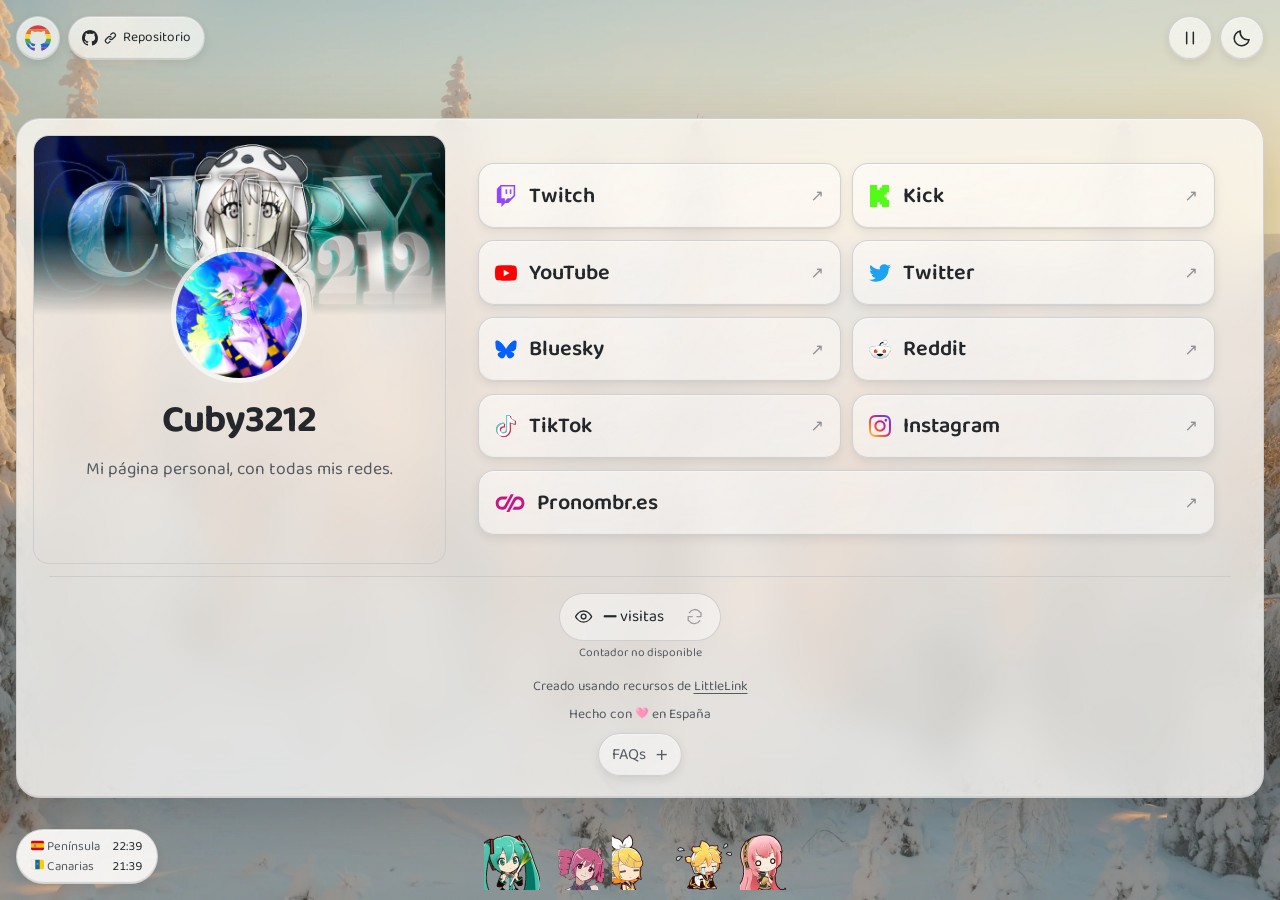
<file: index.html>
<!DOCTYPE html>
<html lang="es" class="theme-auto">
<head>
<meta charset="UTF-8">
<meta name="viewport" content="width=device-width, initial-scale=1.0, viewport-fit=cover">
<script>
(() => {
  const root = document.documentElement;
  if (/Android/.test(navigator.userAgent) && /Firefox\//.test(navigator.userAgent)) root.classList.add("firefox-android");
  const today = new Date();
  const month = today.getMonth() + 1;
  const day = today.getDate();
  const season = month >= 3 && month <= 5 ? "spring" :
    month >= 6 && month <= 8 ? "summer" : month >= 9 && month <= 11 ? "autumn" : "winter";
  root.setAttribute("data-season", season);
  const event = month === 12 && day >= 24 && day <= 26 ? "xmas" :
    (month === 12 && day === 31) || (month === 1 && day === 1) ? "newyear" :
    month === 10 && day === 31 ? "halloween" : "none";
  root.setAttribute("data-event", event);
  const scene = event === "none" ? season : event;
  const hasPortrait = ["spring", "halloween", "newyear"].includes(scene);
  const mobileScene = window.matchMedia("(max-width:1050px)").matches;
  const portraitScene = hasPortrait && window.matchMedia("(orientation:portrait)").matches;
  const preload = document.createElement("link");
  preload.rel = "preload";
  preload.as = "image";
  preload.fetchPriority = "high";
  preload.href = "images/scene-" + scene + (portraitScene ? "-portrait" : "") + (mobileScene ? "-mobile" : "") + ".webp";
  document.head.appendChild(preload);
  try {
    const theme = localStorage.getItem("cuby-theme");
    if (theme === "light" || theme === "dark") {
      root.classList.remove("theme-auto");
      root.classList.add("theme-" + theme);
    }
  } catch {}
})();
</script>
<title>Cuby socials</title>
<meta name="description" content="Enlaces de Cuby3212">
<meta name="theme-color" content="#faf9f7" id="theme-color-meta">
<meta name="color-scheme" content="light dark">
<meta property="og:title" content="Cuby3212">
<meta property="og:description" content="Enlaces de Cuby3212">
<meta property="og:image" content="https://cuby3212.github.io/images/avatar_cuby.jpg">
<meta property="og:url" content="https://cuby3212.github.io/">
<meta property="og:type" content="website">
<link rel="canonical" href="https://cuby3212.github.io/">
<link rel="preconnect" href="https://fonts.googleapis.com">
<link rel="preconnect" href="https://fonts.gstatic.com" crossorigin>
<link href="https://fonts.googleapis.com/css2?family=Baloo+2:wght@400..700&amp;display=swap" rel="stylesheet">
<link rel="stylesheet" href="css/custom.css?v=visits-28">
<link rel="preload" as="image" href="images/banner.jpg">
<link rel="preload" as="image" href="images/avatar_cuby.jpg">
<link id="site-favicon" rel="icon" type="image/png" href="images/avatar.png">
<link rel="apple-touch-icon" href="images/apple-touch-icon.png">
<link rel="manifest" href="manifest.json">
</head>
<body>
<div class="bg-layer" aria-hidden="true"></div>
<div class="secret-overlay" aria-hidden="true"></div>
<button id="theme-toggle" class="theme-toggle" aria-label="Cambiar tema" title="Cambiar tema"><svg class="control-icon icon-sun" viewBox="0 0 24 24" aria-hidden="true"><circle cx="12" cy="12" r="4"/><path d="M12 2v2m0 16v2M2 12h2m16 0h2M5 5l1.4 1.4m11.2 11.2L19 19M5 19l1.4-1.4M17.6 6.4 19 5"/></svg><svg class="control-icon icon-moon" viewBox="0 0 24 24" aria-hidden="true"><path d="M20.5 14A9 9 0 0 1 10 3.5 9 9 0 1 0 20.5 14Z"/></svg><span class="trans-border" aria-hidden="true"></span></button>
<button id="motion-toggle" class="theme-toggle motion-toggle" aria-label="Pausar animaciones" title="Pausar animaciones"><svg class="control-icon icon-pause" viewBox="0 0 24 24" aria-hidden="true"><path d="M8 5v14M16 5v14"/></svg><svg class="control-icon icon-play" viewBox="0 0 24 24" aria-hidden="true"><path d="m8 5 11 7-11 7Z"/></svg><span class="trans-border" aria-hidden="true"></span></button>
<div class="corner-links">
<a class="github-link" href="https://github.com/Cuby3212" rel="noopener noreferrer" aria-label="GitHub"><img src="images/icons/github-pride.svg" alt=""><span class="trans-border" aria-hidden="true"></span></a>
<a class="repo-badge" href="https://github.com/Cuby3212/cuby3212.github.io" rel="noopener noreferrer" aria-label="Código de la página en GitHub">
<svg class="repo-badge-logo" viewBox="0 0 16 16" aria-hidden="true"><path fill-rule="evenodd" d="M8 0C3.58 0 0 3.58 0 8c0 3.54 2.29 6.53 5.47 7.59.4.07.55-.17.55-.38 0-.19-.01-.82-.01-1.49-2.01.37-2.53-.49-2.69-.94-.09-.23-.48-.94-.82-1.13-.28-.15-.68-.52-.01-.53.63-.01 1.08.58 1.23.82.72 1.21 1.87.87 2.33.66.07-.52.28-.87.51-1.07-1.78-.2-3.64-.89-3.64-3.95 0-.87.31-1.59.82-2.15-.08-.2-.36-1.02.08-2.12 0 0 .67-.21 2.2.82.64-.18 1.32-.27 2-.27.68 0 1.36.09 2 .27 1.53-1.04 2.2-.82 2.2-.82.44 1.1.16 1.92.08 2.12.51.56.82 1.27.82 2.15 0 3.07-1.87 3.75-3.65 3.95.29.25.54.73.54 1.48 0 1.07-.01 1.93-.01 2.2 0 .21.15.46.55.38A8.013 8.013 0 0016 8c0-4.42-3.58-8-8-8z"/></svg>
<svg class="repo-badge-link" viewBox="0 0 16 16" aria-hidden="true"><path d="M7.775 3.275a.75.75 0 001.06 1.06l1.25-1.25a2 2 0 112.83 2.83l-2.5 2.5a2 2 0 01-2.83 0 .75.75 0 00-1.06 1.06 3.5 3.5 0 004.95 0l2.5-2.5a3.5 3.5 0 00-4.95-4.95l-1.25 1.25zm-4.69 9.64a2 2 0 010-2.83l2.5-2.5a2 2 0 012.83 0 .75.75 0 001.06-1.06 3.5 3.5 0 00-4.95 0l-2.5 2.5a3.5 3.5 0 004.95 4.95l1.25-1.25a.75.75 0 00-1.06-1.06l-1.25 1.25a2 2 0 01-2.83 0z"/></svg>
<span>Repositorio</span><span class="trans-border" aria-hidden="true"></span></a>
</div>
<div class="seasonal-fx" id="seasonal-fx" aria-hidden="true"></div>
<main class="container">
<header class="profile-header">
<a class="banner-link" href="images/banner.jpg" aria-label="Ver el banner completo"><img class="banner" src="images/banner.jpg" alt="" width="1200" height="400" fetchpriority="high"></a>
<a class="avatar-link" href="images/avatar_cuby.jpg" aria-label="Ver la foto de perfil">
<img class="avatar" src="images/avatar_cuby.jpg" alt="Foto de Cuby3212" width="512" height="512" decoding="async" fetchpriority="high">
</a>
<h1><button type="button" id="secret-trigger" class="secret-trigger" aria-label="Cuby3212; pulsa tres veces para descubrir una sorpresa" title="¿Y si pulsas tres veces?">Cuby3212</button><span class="event-decoration" aria-hidden="true"></span></h1>
<p class="profile-description">Mi página personal, con todas mis redes.</p>
</header>
<section class="links-panel" aria-label="Enlaces">
<nav class="button-grid" aria-label="Redes sociales">
<a class="button" href="https://www.twitch.tv/cuby3212" rel="me noopener noreferrer"><img class="icon" src="images/icons/twitch-color.svg" alt=""><span class="network-label">Twitch</span><span class="network-arrow" aria-hidden="true">↗</span><span class="trans-border" aria-hidden="true"></span></a>
<a class="button" href="https://kick.com/Cuby3212" rel="me noopener noreferrer"><img class="icon" src="images/icons/kick.svg" alt=""><span class="network-label">Kick</span><span class="network-arrow" aria-hidden="true">↗</span><span class="trans-border" aria-hidden="true"></span></a>
<a class="button" href="https://youtube.com/@Cuby3212" rel="me noopener noreferrer"><img class="icon" src="images/icons/youtube.svg" alt=""><span class="network-label">YouTube</span><span class="network-arrow" aria-hidden="true">↗</span><span class="trans-border" aria-hidden="true"></span></a>
<a class="button" href="https://x.com/Cuby3212_" rel="me noopener noreferrer"><img class="icon" src="images/icons/twitter-color.svg" alt=""><span class="network-label">Twitter</span><span class="network-arrow" aria-hidden="true">↗</span><span class="trans-border" aria-hidden="true"></span></a>
<a class="button" href="https://bsky.app/profile/cuby3212.bsky.social" rel="me noopener noreferrer"><img class="icon" src="images/icons/bluesky-color.svg" alt=""><span class="network-label">Bluesky</span><span class="network-arrow" aria-hidden="true">↗</span><span class="trans-border" aria-hidden="true"></span></a>
<a class="button button-reddit" href="https://www.reddit.com/user/Cuby_3212" rel="me noopener noreferrer"><img class="icon" src="images/icons/reddit.svg" alt=""><span class="network-label">Reddit</span><span class="network-arrow" aria-hidden="true">↗</span><span class="trans-border" aria-hidden="true"></span></a>
<a class="button button-tiktok" href="https://www.tiktok.com/@cuby3212" rel="me noopener noreferrer"><img class="icon" src="images/icons/tiktok.svg" alt=""><span class="network-label">TikTok</span><span class="network-arrow" aria-hidden="true">↗</span><span class="trans-border" aria-hidden="true"></span></a>
<a class="button" href="https://www.instagram.com/cuby3212" rel="me noopener noreferrer"><img class="icon" src="images/icons/instagram-color.svg" alt=""><span class="network-label">Instagram</span><span class="network-arrow" aria-hidden="true">↗</span><span class="trans-border" aria-hidden="true"></span></a>
<a class="button button-pronombr-es" href="https://pronombr.es/@Cuby3212" rel="me noopener noreferrer"><img class="icon" src="images/icons/pronombr-es-color.svg" alt=""><span class="network-label">Pronombr.es</span><span class="network-arrow" aria-hidden="true">↗</span><span class="trans-border" aria-hidden="true"></span></a>
</nav>
</section>
<footer>
<div class="visit-counter" id="visit-counter" aria-label="Contador de visitas">
<div class="visit-pill">
<svg viewBox="0 0 24 24" aria-hidden="true"><path d="M2 12s3.5-7 10-7 10 7 10 7-3.5 7-10 7S2 12 2 12Z"/><circle cx="12" cy="12" r="3"/></svg>
<span><strong id="visit-count">—</strong> <span id="visit-label">visitas</span></span>
<button type="button" id="visit-refresh" aria-label="Actualizar visitas" title="Actualizar visitas" disabled><svg viewBox="0 0 24 24" aria-hidden="true"><path d="M20 7v5h-5M4 17v-5h5M5.5 7a8 8 0 0 1 13-1L20 8M4 16l1.5 2a8 8 0 0 0 13-1"/></svg></button>
</div>
<p class="visit-note" id="visit-status" role="status">Cargando contador…</p>
<noscript><p class="visit-note">El contador necesita JavaScript.</p></noscript>
</div>
<p class="site-credit">Creado usando recursos de <a href="https://littlelink.io" rel="noopener noreferrer">LittleLink</a></p>
<p class="site-credit">Hecho con <span class="emoji" role="img" aria-label="amor">🩷</span> en España</p>
<details class="info-toggle">
<summary>FAQs<span class="trans-border" aria-hidden="true"></span></summary>
<div class="faq">
<details class="faq-item"><summary>¿Qué cuenta el contador?<span class="faq-arrow" aria-hidden="true"></span></summary><div><p>Suma una visita al día por navegador y conexión. Recargar la página no añade otra visita ese día. El total acumula las visitas de todos los días.</p></div></details>
<details class="faq-item"><summary>¿Es algo de pago?<span class="faq-arrow" aria-hidden="true"></span></summary><div><p>No. Es un proyecto personal y gratuito.</p></div></details>
</div>
</details>

</footer>
</main>
<div class="footer-mascots" aria-hidden="true">
<span class="mascot-sprite mascot-miku"></span>
<span class="mascot-sprite mascot-teto"></span>
<span class="mascot-sprite mascot-rin"></span>
<span class="mascot-sprite mascot-len"></span>
<span class="mascot-sprite mascot-luka"></span>
</div>
<div class="clock-widget" aria-label="Hora actual">
<span class="clock-row"><span class="clock-zone"><span aria-hidden="true"><img class="emoji-image" src="images/emoji/1f1ea-1f1f8.svg" alt="" width="16" height="16"></span> Península</span><span id="clock-peninsula">--:--</span></span>
<span class="clock-row"><span class="clock-zone"><span aria-hidden="true"><img class="emoji-image" src="images/emoji/1f1ee-1f1e8.svg" alt="" width="16" height="16"></span> Canarias</span><span id="clock-canarias">--:--</span></span>
</div>
<script src="js/site.js?v=section-motion-26"></script>
<script src="js/visits.js?v=visits-29" defer></script>
</body>
</html>
</file>
<file: css/custom.css>
:root { color-scheme:light; font-size:16px; --surface:#faf9f7c7; --mobile-surface:#faf9f7ed; --control:#ffffff70; --text:#24282c; --muted:#555b63; --line:#c8c9cacc; --hover:#f0eff1; --shade:#14191e33; --veil:#080f1612; --scene:url('../images/scene-autumn.webp'); }
:root.theme-dark { color-scheme:dark; --surface:#171b23b8; --mobile-surface:#171b23ed; --control:#ffffff10; --text:#f5f5f6; --muted:#bdc3cc; --line:#ffffff38; --hover:#303641; --shade:#0005; --veil:#080f164d; }
@media(prefers-color-scheme:dark) { :root.theme-auto { color-scheme:dark; --surface:#171b23b8; --mobile-surface:#171b23ed; --control:#ffffff10; --text:#f5f5f6; --muted:#bdc3cc; --line:#ffffff38; --hover:#303641; --shade:#0005; --veil:#080f164d; } }
:root[data-season='spring'] { --scene:url('../images/scene-spring.webp'); }
:root[data-season='summer'] { --scene:url('../images/scene-summer.webp'); }
:root[data-season='winter'] { --scene:url('../images/scene-winter.webp'); }
:root[data-event='xmas'] { --scene:url('../images/scene-xmas.webp'); }
:root[data-event='newyear'] { --scene:url('../images/scene-newyear.webp'); }
:root[data-event='halloween'] { --scene:url('../images/scene-halloween.webp'); }
*,*::before,*::after { box-sizing:border-box; }
body { position:relative; isolation:isolate; margin:0; min-height:100svh; padding:6rem max(1rem,env(safe-area-inset-right)) max(5rem,env(safe-area-inset-bottom)) max(1rem,env(safe-area-inset-left)); display:flex; flex-direction:column; align-items:center; justify-content:center; background:#283c35; color:var(--text); font:400 1rem/1.5 'Baloo 2',system-ui,sans-serif; -webkit-tap-highlight-color:transparent; }
button,a,summary { touch-action:manipulation; }
button { font:inherit; cursor:pointer; }
a { color:inherit; text-underline-offset:.2em; }
img { display:block; max-width:100%; }
:focus-visible { outline:3px solid #b86298; outline-offset:4px; }
.bg-layer { position:absolute; inset:0; z-index:-2; pointer-events:none; background:#283c35 var(--scene) var(--scene-position,center) / cover no-repeat; }
.bg-layer::after { transition:background-color .35s ease; content:''; position:absolute; inset:0; background:var(--veil); }
.container { position:relative; width:min(100%,82rem); display:grid; grid-template-columns:minmax(0,.9fr) minmax(0,1.3fr); padding:1rem; border:1px solid var(--line); border-radius:1.5rem; background:var(--surface); box-shadow:0 16px 60px var(--shade); }
.profile-header { min-width:0; text-align:center; align-self:stretch; padding-bottom:2rem; border:1px solid var(--line); border-radius:1rem; overflow:hidden; background:linear-gradient(145deg,#ffffff0a,transparent); }
.banner-link { display:block; overflow:hidden; }
.banner { width:100%; height:clamp(10rem,14vw,16rem); object-fit:cover; object-position:50% 40%; -webkit-mask-image:linear-gradient(#000 55%,transparent); mask-image:linear-gradient(#000 55%,transparent); }
.avatar-link { display:block; position:relative; width:8.5rem; margin:-4.25rem auto 0; border-radius:50%; }
.avatar { width:8.5rem; height:8.5rem; object-fit:cover; border:5px solid var(--surface); border-radius:50%; }
h1 { margin:1rem .5rem .4rem; font-size:clamp(2rem,3vw,3.4rem); font-weight:700; line-height:1.15; letter-spacing:-.025em; }
.secret-trigger { all:unset; cursor:pointer; border-radius:.3rem; touch-action:manipulation; }
.secret-trigger:focus-visible { outline:3px solid #b86298; outline-offset:4px; }
.profile-description { margin:.4rem 1.25rem 0; color:var(--muted); font-size:1.1rem; text-wrap:balance; }
.links-panel { min-width:0; margin:1.5rem 1rem 1.5rem 2rem; align-self:center; }
.button-grid { display:grid; grid-template-columns:repeat(2,minmax(0,1fr)); gap:.7rem; }
.button { display:flex; align-items:center; gap:.75rem; min-width:0; min-height:4.1rem; padding:.85rem 1rem; border:1px solid var(--line); border-radius:1rem; background:var(--control); color:var(--text); font-size:clamp(1.25rem,1.7vw,1.9rem); font-weight:600; line-height:1.3; text-decoration:none; }
.icon { width:1em; height:1em; flex-shrink:0; object-fit:contain; }
.button-tiktok .icon,.button-reddit .icon { filter:drop-shadow(0 0 .6px #60646c); }
.button-pronombr-es { grid-column:1/-1; }
.button-pronombr-es .icon { width:1.4em; }
.network-label { min-width:0; overflow-wrap:anywhere; }
.network-arrow { opacity:.65; margin-left:auto; font:400 1rem/1 system-ui,sans-serif; color:var(--muted); }
.theme-toggle,.github-link,.repo-badge,.clock-widget { border:1px solid var(--line); background:var(--surface); color:var(--text); border-radius:999px; box-shadow:0 3px 12px var(--shade); }
.theme-toggle { position:fixed; top:max(1rem,env(safe-area-inset-top)); right:max(1rem,env(safe-area-inset-right)); z-index:10; width:2.75rem; height:2.75rem; display:grid; place-items:center; padding:0; }
.motion-toggle { right:calc(max(1rem,env(safe-area-inset-right)) + 3.25rem); }
.theme-toggle:disabled { opacity:.6; cursor:default; }
.corner-links { position:fixed; top:max(1rem,env(safe-area-inset-top)); left:max(1rem,env(safe-area-inset-left)); z-index:10; display:flex; gap:.5rem; }
.github-link { display:grid; place-items:center; width:2.75rem; height:2.75rem; }
.github-link img { width:1.6rem; height:1.6rem; }
.repo-badge { display:inline-flex; align-items:center; gap:.4rem; min-height:2.75rem; padding:.5rem .85rem; font-size:.85rem; text-decoration:none; }
.repo-badge svg { width:1rem; height:1rem; fill:currentColor; }
.repo-badge .repo-badge-link { width:.8rem; }
footer { grid-column:1/-1; margin:.75rem 1rem .25rem; padding-top:1rem; border-top:1px solid var(--line); color:var(--muted); text-align:center; }
.site-credit { margin:0 0 .5rem; font-size:.85rem; }
.info-toggle { max-width:42rem; margin:0 auto; }
summary { cursor:pointer; }
.info-toggle > summary { display:inline-flex; align-items:center; gap:.6rem; min-height:2.75rem; padding:.4rem .8rem; list-style:none; }
summary::-webkit-details-marker { display:none; }
.info-toggle > summary::after { content:'+'; font-family:system-ui,sans-serif; }
:is(.info-toggle:not([data-disclosure])[open],.info-toggle[data-expanded='true']) > summary::after { content:'−'; }
.faq { padding:.5rem 1rem; text-align:left; }
.faq-item { border-top:1px solid var(--line); padding:.6rem 0; }
.faq-item summary { min-height:2.75rem; display:flex; align-items:center; justify-content:space-between; gap:.75rem; color:var(--text); }
.faq-arrow::after { content:'+'; font-family:system-ui,sans-serif; }
:is(.faq-item:not([data-disclosure])[open],.faq-item[data-expanded='true']) .faq-arrow::after { content:'−'; }
.faq-item p { margin:.3rem 0 .5rem; }
.clock-widget { position:fixed; left:max(1rem,env(safe-area-inset-left)); bottom:max(1rem,env(safe-area-inset-bottom)); padding:.45rem .9rem; font-size:.8rem; font-variant-numeric:tabular-nums; }
.clock-row { display:flex; gap:.75rem; justify-content:space-between; }
.clock-zone { color:var(--muted); }

body,.container,.button,.theme-toggle,.github-link,.repo-badge,.clock-widget,footer,.faq-item,.profile-description,.clock-zone,.network-arrow,.avatar { transition:background-color .35s ease,color .35s ease,border-color .35s ease,transform .18s ease; }
@media(hover:hover) { .button:hover,.theme-toggle:not(:disabled):hover,.repo-badge:hover,.github-link:hover { background-color:var(--hover); transform:translateY(-2px); } }
.button:active,.theme-toggle:active { transform:translateY(0); }
.seasonal-fx { position:fixed; inset:0; height:100lvh; bottom:auto; z-index:15; pointer-events:none; overflow:hidden; contain:strict; }
.petal { will-change:transform,opacity; position:absolute; top:-4rem; left:var(--x); opacity:0; font-size:clamp(1.5rem,2.2vw,2rem); line-height:1.2; animation:fall var(--duration) linear var(--delay) 1 both; }
.petal-image { display:block; width:1.2em; height:1.2em; }
@keyframes fall {
  0% { transform:translate3d(0,-4rem,0) rotate(var(--rotation-start)) scale(var(--scale)); opacity:0; }
  8%,85% { opacity:var(--alpha); }
  35% { transform:translate3d(var(--drift-a),38vh,0) rotate(var(--rotation-mid)) scale(var(--scale)); }
  65% { transform:translate3d(var(--drift-b),72vh,0) rotate(var(--rotation-start)) scale(var(--scale)); }
  100% { transform:translate3d(var(--drift-end),calc(100vh + 8rem),0) rotate(var(--rotation-end)) scale(var(--scale)); opacity:0; }
}
@keyframes fall-next {
  0% { transform:translate3d(0,-4rem,0) rotate(var(--rotation-start)) scale(var(--scale)); opacity:0; }
  8%,85% { opacity:var(--alpha); }
  35% { transform:translate3d(var(--drift-a),38vh,0) rotate(var(--rotation-mid)) scale(var(--scale)); }
  65% { transform:translate3d(var(--drift-b),72vh,0) rotate(var(--rotation-start)) scale(var(--scale)); }
  100% { transform:translate3d(var(--drift-end),calc(100vh + 8rem),0) rotate(var(--rotation-end)) scale(var(--scale)); opacity:0; }
}
.secret-overlay { position:fixed; inset:0; z-index:-1; pointer-events:none; opacity:0; background:linear-gradient(125deg,#5bcefa66,transparent 50%,#f5a9b866); transition:opacity .6s ease; }
.secret-mode .secret-overlay { opacity:1; }
.secret-mode .container { border-color:transparent; }
.secret-mode .container::after { content:''; position:absolute; inset:-1px; padding:3px; border-radius:inherit; pointer-events:none; background:linear-gradient(#5bcefa 0% 20%,#f5a9b8 20% 40%,#fff 40% 60%,#f5a9b8 60% 80%,#5bcefa 80% 100%); -webkit-mask:linear-gradient(#fff 0 0) content-box,linear-gradient(#fff 0 0); mask:linear-gradient(#fff 0 0) content-box,linear-gradient(#fff 0 0); -webkit-mask-composite:xor; mask-composite:exclude; }
@keyframes mascot-sway { 0%,100% { transform:translateY(0); } 50% { transform:translateY(-4px); } }
.secret-mode .mascot-sprite { animation-name:var(--frames),mascot-sway; animation-duration:var(--frame-duration),5s; animation-timing-function:step-end,ease-in-out; animation-iteration-count:infinite; }

.toast { position:fixed; top:4.5rem; left:50%; transform:translateX(-50%); z-index:20; max-width:calc(100% - 2rem); padding:.6rem 1rem; border:1px solid var(--line); border-radius:1rem; background:var(--surface); color:var(--text); text-align:center; opacity:0; transition:opacity .2s ease; pointer-events:none; }
.toast.is-shown { opacity:1; }
.motion-paused *,.page-hidden *,.motion-paused *::before,.motion-paused *::after,.page-hidden *::before,.page-hidden *::after { animation-play-state:paused !important; }

@media(orientation:portrait) {
 :root[data-season='spring'] { --scene:url('../images/scene-spring-portrait.webp'); }
 :root[data-event='halloween'] { --scene:url('../images/scene-halloween-portrait.webp'); }
 :root[data-event='newyear'] { --scene:url('../images/scene-newyear-portrait.webp'); }
 :root[data-season='autumn'] { --scene-position:60% center; }
}
@media(max-width:760px), (orientation:portrait) {
 body { justify-content:flex-start; padding-top:5.25rem; padding-bottom:max(6rem,env(safe-area-inset-bottom)); }
 .container { width:min(100%,32rem); display:block; padding:.6rem; border-radius:1.5rem; }
 .profile-header { padding-bottom:.5rem; }
 .banner { height:clamp(10rem,35vw,14rem); }
 .links-panel { margin:1.25rem .5rem; }
 .clock-widget { position:static; margin-top:1.25rem; }
 footer { margin:1rem .5rem .25rem; }
}
@media(max-width:440px) {
 .button-grid { grid-template-columns:minmax(0,1fr); gap:.6rem; }
 .button { min-height:3.25rem; }
 .repo-badge .repo-badge-logo,.repo-badge .repo-badge-link { display:none; }
 .repo-badge { padding-inline:.65rem; font-size:.8rem; }
}
@media(max-height:600px) and (min-width:761px) { body { justify-content:flex-start; padding-bottom:6rem; } .clock-widget { position:static; margin-top:1.25rem; } }
@media(prefers-reduced-motion:reduce) { *:not(.mascot-sprite),*::before,*::after { animation:none !important; transition:none !important; } }
@media(prefers-contrast:more) { :root { --line:currentColor; } }
@media(forced-colors:active) { .bg-layer,.seasonal-fx,.secret-overlay { display:none; } body,.container,.button,.theme-toggle,.repo-badge,.github-link,.clock-widget { background:Canvas; color:CanvasText; border-color:CanvasText; box-shadow:none; } }

.button,.theme-toggle,.github-link,.repo-badge,.clock-widget,.info-toggle > summary {
 background-image:radial-gradient(ellipse at 0 0,#ffffff24,transparent 58%),radial-gradient(ellipse at 100% 100%,#ffffff12,transparent 58%),linear-gradient(120deg,#ffffff0d,transparent 42%,#ffffff05 65%,#ffffff10);
 box-shadow:inset 0 1px 1px #ffffff70,inset 1px 0 0 #ffffff20,inset -1px 0 0 #ffffff12,inset 0 -1px 1px #00000024,0 3px 10px #00000014;
}
.info-toggle > summary { border:1px solid var(--line); border-radius:999px; background-color:var(--control); }
.footer-mascots { position:fixed; z-index:5; bottom:max(.65rem,env(safe-area-inset-bottom)); left:50%; transform:translateX(-50%); display:grid; grid-template-columns:repeat(5,minmax(0,1fr)); align-items:end; gap:.5rem; width:min(19.5rem,calc(100% - 2rem)); height:4rem; contain:layout paint; pointer-events:none; }
.mascot-sprite { display:block; justify-self:center; width:min(100%,3.5rem); aspect-ratio:1; background-repeat:no-repeat; }
@media(min-width:1051px) and (orientation:landscape) {
 :root { font-size:100%; }
 .container { grid-template-columns:minmax(0,.85fr) minmax(0,1.65fr); }
 .links-panel { margin:1.75rem 2rem; }
 .profile-header { display:flex; flex-direction:column; justify-content:flex-start; }
}
@media(hover:hover) and (pointer:fine) and (min-width:1051px) {
 .container { -webkit-backdrop-filter:blur(18px) saturate(135%); backdrop-filter:blur(18px) saturate(135%); }
 .theme-toggle,.github-link,.repo-badge,.clock-widget { -webkit-backdrop-filter:blur(8px); backdrop-filter:blur(8px); }
}

@media(hover:none), (pointer:coarse) {
 .petal { font-size:1.65rem; }
 .container { background:var(--mobile-surface); box-shadow:0 8px 28px #00000026; }
 .button { transition:background-color .25s ease,color .25s ease,border-color .25s ease,transform .18s ease; }
}
@media(prefers-reduced-motion:reduce) { .mascot-sprite { animation-play-state:paused !important; } }
@media(forced-colors:active) { .button,.theme-toggle,.github-link,.repo-badge,.clock-widget,.info-toggle > summary { background:Canvas; box-shadow:none; } }

@media(max-height:800px) and (min-width:1051px) and (orientation:landscape) {
 .banner { height:10rem; }
 .button { min-height:3.5rem; padding:.7rem 1rem; }
 .button-grid { gap:.55rem; }
 .links-panel { margin:1rem 2rem; }
 .profile-header { padding-bottom:1.25rem; }
}

.theme-toggle { border-radius:50%; aspect-ratio:1; line-height:1; }
.theme-toggle .control-icon { grid-area:1 / 1; display:block; width:1.25rem; height:1.25rem; fill:none; stroke:currentColor; stroke-width:1.8; stroke-linecap:round; stroke-linejoin:round; }
.theme-toggle .icon-sun,.theme-toggle .icon-play { display:none; }
.theme-toggle[aria-pressed="true"] .icon-sun,.motion-toggle[aria-pressed="false"] .icon-play { display:block; }
.theme-toggle[aria-pressed="true"] .icon-moon,.motion-toggle[aria-pressed="false"] .icon-pause { display:none; }
.corner-links { align-items:center; height:2.75rem; }
.github-link { border-radius:50%; flex:0 0 2.75rem; }
.repo-badge { height:2.75rem; line-height:1; gap:.4rem; padding:.5rem .8rem; }
.repo-badge svg { flex-shrink:0; }
.button,.github-link,.repo-badge,.info-toggle > summary { position:relative; }
.trans-border { display:none; position:absolute; inset:-1px; padding:2px; border-radius:inherit; overflow:hidden; pointer-events:none; z-index:2; -webkit-mask:linear-gradient(#fff 0 0) content-box,linear-gradient(#fff 0 0); mask:linear-gradient(#fff 0 0) content-box,linear-gradient(#fff 0 0); -webkit-mask-composite:xor; mask-composite:exclude; }
.trans-border::before { content:''; position:absolute; left:50%; top:50%; width:160%; aspect-ratio:1; background:conic-gradient(#5bcefa,#f5a9b8 20%,#fff 40%,#f5a9b8 60%,#5bcefa 80%); transform:translate(-50%,-50%); }
@keyframes trans-border-turn { to { transform:translate(-50%,-50%) rotate(360deg); } }
:is(.button,.theme-toggle,.github-link,.repo-badge,.info-toggle > summary):is(:focus-visible,:active) > .trans-border { display:block; }
@media(hover:hover) and (pointer:fine) {
 :is(.button,.theme-toggle,.github-link,.repo-badge,.info-toggle > summary):hover > .trans-border { display:block; }
 :is(.button,.theme-toggle,.github-link,.repo-badge,.info-toggle > summary):hover > .trans-border::before { animation:trans-border-turn 6s linear infinite; }
}
@media(orientation:portrait) {
 .container { width:min(100%,56rem); min-height:calc(100svh - 13rem); display:flex; flex-direction:column; }
 .profile-header { flex-shrink:0; }
 .banner { height:clamp(10rem,25vw,20rem); }
 .links-panel { align-self:stretch; margin:clamp(1.25rem,2.5vw,2rem) clamp(.5rem,2vw,1.5rem); }
 .button-grid { grid-template-columns:minmax(0,1fr); gap:clamp(.6rem,1svh,1rem); }
 .button { min-height:clamp(3.5rem,5.7svh,6rem); font-size:clamp(1.15rem,2.2vw,1.9rem); }
 footer { margin-top:auto; }
}
@media(forced-colors:active) { .trans-border { display:none !important; } }

.mascot-miku { --frames:frames-miku; --frame-duration:1600ms; background-image:url('../images/characters/miku.webp'); background-size:2000% 100%; animation:frames-miku 1600ms step-end infinite; }
@keyframes frames-miku { 0.00000% { background-position:0.00000% 0; } 5.00000% { background-position:5.26316% 0; } 10.00000% { background-position:10.52632% 0; } 15.00000% { background-position:15.78947% 0; } 20.00000% { background-position:21.05263% 0; } 25.00000% { background-position:26.31579% 0; } 30.00000% { background-position:31.57895% 0; } 35.00000% { background-position:36.84211% 0; } 40.00000% { background-position:42.10526% 0; } 45.00000% { background-position:47.36842% 0; } 50.00000% { background-position:52.63158% 0; } 55.00000% { background-position:57.89474% 0; } 60.00000% { background-position:63.15789% 0; } 65.00000% { background-position:68.42105% 0; } 70.00000% { background-position:73.68421% 0; } 75.00000% { background-position:78.94737% 0; } 80.00000% { background-position:84.21053% 0; } 85.00000% { background-position:89.47368% 0; } 90.00000% { background-position:94.73684% 0; } 95.00000% { background-position:100.00000% 0; } 100% { background-position:100% 0; } }
.mascot-teto { --frames:frames-teto; --frame-duration:730ms; background-image:url('../images/characters/teto.webp'); background-size:1000% 100%; animation:frames-teto 730ms step-end infinite; }
@keyframes frames-teto { 0.00000% { background-position:0.00000% 0; } 9.58904% { background-position:11.11111% 0; } 19.17808% { background-position:22.22222% 0; } 28.76712% { background-position:33.33333% 0; } 38.35616% { background-position:44.44444% 0; } 50.68493% { background-position:55.55556% 0; } 60.27397% { background-position:66.66667% 0; } 69.86301% { background-position:77.77778% 0; } 79.45205% { background-position:88.88889% 0; } 89.04110% { background-position:100.00000% 0; } 100% { background-position:100% 0; } }
.mascot-rin { --frames:frames-rin; --frame-duration:1520ms; background-image:url('../images/characters/rin.webp'); background-size:1500% 100%; animation:frames-rin 1520ms step-end infinite; }
@keyframes frames-rin { 0.00000% { background-position:0.00000% 0; } 5.26316% { background-position:7.14286% 0; } 10.52632% { background-position:14.28571% 0; } 15.78947% { background-position:21.42857% 0; } 21.05263% { background-position:28.57143% 0; } 26.31579% { background-position:35.71429% 0; } 31.57895% { background-position:42.85714% 0; } 36.84211% { background-position:50.00000% 0; } 42.10526% { background-position:57.14286% 0; } 47.36842% { background-position:64.28571% 0; } 52.63158% { background-position:71.42857% 0; } 57.89474% { background-position:78.57143% 0; } 63.15789% { background-position:85.71429% 0; } 68.42105% { background-position:92.85714% 0; } 73.68421% { background-position:100.00000% 0; } 100% { background-position:100% 0; } }
.mascot-len { --frames:frames-len; --frame-duration:1600ms; background-image:url('../images/characters/len.webp'); background-size:1700% 100%; animation:frames-len 1600ms step-end infinite; }
@keyframes frames-len { 0.00000% { background-position:0.00000% 0; } 5.00000% { background-position:6.25000% 0; } 10.00000% { background-position:12.50000% 0; } 15.00000% { background-position:18.75000% 0; } 20.00000% { background-position:25.00000% 0; } 30.00000% { background-position:31.25000% 0; } 40.00000% { background-position:37.50000% 0; } 45.00000% { background-position:43.75000% 0; } 50.00000% { background-position:50.00000% 0; } 60.00000% { background-position:56.25000% 0; } 65.00000% { background-position:62.50000% 0; } 70.00000% { background-position:68.75000% 0; } 75.00000% { background-position:75.00000% 0; } 80.00000% { background-position:81.25000% 0; } 85.00000% { background-position:87.50000% 0; } 90.00000% { background-position:93.75000% 0; } 95.00000% { background-position:100.00000% 0; } 100% { background-position:100% 0; } }
.mascot-luka { --frames:frames-luka; --frame-duration:1600ms; background-image:url('../images/characters/luka.webp'); background-size:1400% 100%; animation:frames-luka 1600ms step-end infinite; }
@keyframes frames-luka { 0.00000% { background-position:0.00000% 0; } 20.00000% { background-position:7.69231% 0; } 25.00000% { background-position:15.38462% 0; } 30.00000% { background-position:23.07692% 0; } 35.00000% { background-position:30.76923% 0; } 40.00000% { background-position:38.46154% 0; } 45.00000% { background-position:46.15385% 0; } 50.00000% { background-position:53.84615% 0; } 55.00000% { background-position:61.53846% 0; } 65.00000% { background-position:69.23077% 0; } 70.00000% { background-position:76.92308% 0; } 80.00000% { background-position:84.61538% 0; } 85.00000% { background-position:92.30769% 0; } 95.00000% { background-position:100.00000% 0; } 100% { background-position:100% 0; } }

@media(forced-colors:active) { .secret-mode .container::after { display:none; } .secret-mode .container { border-color:CanvasText; } }

:root[data-event='halloween'] { --festive-light:#fff4e8eb; --festive-light-mobile:#fff4e8f5; --festive-dark:#21162aeb; --festive-dark-mobile:#21162af5; --festive-light-text:#302039; --festive-dark-text:#fff3e7; --festive-light-muted:#63506c; --festive-dark-muted:#d8c3df; --festive-light-line:#a66027a6; --festive-dark-line:#f8ac65a6; --festive-light-hover:#f6dfc7; --festive-dark-hover:#40304c; --festive-accent-light:#8c3e0c; --festive-accent-dark:#ffbf80; }
:root[data-event='xmas'] { --festive-light:#f4faf2eb; --festive-light-mobile:#f4faf2f5; --festive-dark:#10251eeb; --festive-dark-mobile:#10251ef5; --festive-light-text:#183529; --festive-dark-text:#f4faf3; --festive-light-muted:#4b6356; --festive-dark-muted:#bed5c7; --festive-light-line:#9b414da6; --festive-dark-line:#ed9b9fa6; --festive-light-hover:#e4efdf; --festive-dark-hover:#284438; --festive-accent-light:#9c293b; --festive-accent-dark:#ffb6bb; }
:root[data-event='newyear'] { --festive-light:#fff9e9eb; --festive-light-mobile:#fff9e9f5; --festive-dark:#191b31eb; --festive-dark-mobile:#191b31f5; --festive-light-text:#30293d; --festive-dark-text:#fff7e0; --festive-light-muted:#665974; --festive-dark-muted:#d0c7e0; --festive-light-line:#987121a6; --festive-dark-line:#e7c675a6; --festive-light-hover:#f2e7ca; --festive-dark-hover:#343450; --festive-accent-light:#795515; --festive-accent-dark:#f5d68a; }
:root:is([data-event='halloween'],[data-event='xmas'],[data-event='newyear']) { --surface:var(--festive-light); --mobile-surface:var(--festive-light-mobile); --text:var(--festive-light-text); --muted:var(--festive-light-muted); --line:var(--festive-light-line); --hover:var(--festive-light-hover); --festive-accent:var(--festive-accent-light); }
:root.theme-dark:is([data-event='halloween'],[data-event='xmas'],[data-event='newyear']) { --surface:var(--festive-dark); --mobile-surface:var(--festive-dark-mobile); --text:var(--festive-dark-text); --muted:var(--festive-dark-muted); --line:var(--festive-dark-line); --hover:var(--festive-dark-hover); --festive-accent:var(--festive-accent-dark); }
@media(prefers-color-scheme:dark) {
 :root.theme-auto:is([data-event='halloween'],[data-event='xmas'],[data-event='newyear']) { --surface:var(--festive-dark); --mobile-surface:var(--festive-dark-mobile); --text:var(--festive-dark-text); --muted:var(--festive-dark-muted); --line:var(--festive-dark-line); --hover:var(--festive-dark-hover); --festive-accent:var(--festive-accent-dark); }
}
:root:is([data-event='halloween'],[data-event='xmas'],[data-event='newyear']) h1 { color:var(--festive-accent); }
@media(prefers-contrast:more) { :root[data-event] { --line:currentColor; } }

.event-decoration { display:none; margin-left:.3em; font-size:.55em; vertical-align:.12em; line-height:1; }
:root:is([data-event='halloween'],[data-event='xmas'],[data-event='newyear']) .event-decoration { display:inline-block; }

@keyframes button-glint { 0%,100% { opacity:0; } 35% { opacity:.22; } }
.button.press-glow::after { content:''; position:absolute; inset:1px; border-radius:inherit; pointer-events:none; background:linear-gradient(110deg,transparent 10%,#fff 50%,transparent 90%); opacity:0; animation:button-glint .32s ease-out; }
@keyframes card-enter { from { opacity:0; transform:translateY(8px); } to { opacity:1; transform:translateY(0); } }
.container.is-entering { animation:card-enter .42s cubic-bezier(.2,.8,.2,1) both; }
.motion-paused .container.is-entering { animation:none; }
@media(forced-colors:active) { .button.press-glow::after { display:none; } }

.container { background-image:linear-gradient(135deg,#ffffff0d,transparent 35%,transparent 70%,#ffffff05); box-shadow:inset 0 1px 1px #ffffff66,inset 0 -1px 0 #00000014,0 16px 60px var(--shade); }
@supports ((backdrop-filter:blur(8px)) or (-webkit-backdrop-filter:blur(8px))) {
 .theme-toggle,.github-link,.repo-badge,.clock-widget { -webkit-backdrop-filter:blur(10px) saturate(140%); backdrop-filter:blur(10px) saturate(140%); }
 @supports (background-color:color-mix(in srgb,white,transparent)) {
  .theme-toggle,.github-link,.repo-badge { background-color:color-mix(in srgb,var(--surface) 90%,transparent); }
 }
 .clock-widget { background-color:var(--mobile-surface); }
}
@media(hover:none), (pointer:coarse) {
 .container { box-shadow:inset 0 1px 1px #ffffff66,inset 0 -1px 0 #00000014,0 8px 28px #00000026; }
}
@media(hover:none), (pointer:coarse), (max-width:1050px) {
 .container,.theme-toggle,.github-link,.repo-badge,.clock-widget { -webkit-backdrop-filter:none; backdrop-filter:none; }
 .theme-toggle,.github-link,.repo-badge,.clock-widget { background-color:var(--mobile-surface); }
}
@media(prefers-reduced-transparency:reduce), (prefers-contrast:more) {
 .container,.theme-toggle,.github-link,.repo-badge,.clock-widget { background-color:var(--mobile-surface); -webkit-backdrop-filter:none; backdrop-filter:none; background-image:none; }
}
@media(forced-colors:active) {
 .container,.button,.theme-toggle,.github-link,.repo-badge,.clock-widget,.info-toggle > summary { background:Canvas; color:CanvasText; border-color:CanvasText; box-shadow:none; -webkit-backdrop-filter:none; backdrop-filter:none; }
}

@media(hover:none), (pointer:coarse) {
 .firefox-android .footer-mascots { bottom:.65rem; }
}

.emoji-image { display:inline-block; width:1em; height:1em; vertical-align:-.12em; object-fit:contain; }

@keyframes mascot-group-sway {
  0%,100% { transform:translate(-50%,0); }
  50% { transform:translate(-50%,-4px); }
}
@media(hover:none), (pointer:coarse), (max-width:1050px) {
 .secret-overlay { display:none; }
 .secret-mode .bg-layer::after { background-image:linear-gradient(125deg,#5bcefa66,transparent 50%,#f5a9b866); }
 .secret-mode .container::after { padding:0; background:url('../images/icons/easter-egg-border.svg') center / 100% 100% no-repeat; -webkit-mask:none; mask:none; }
 .secret-mode .mascot-sprite { animation-name:var(--frames); animation-duration:var(--frame-duration); animation-timing-function:step-end; }
 .secret-mode .footer-mascots { animation:mascot-group-sway 5s ease-in-out infinite; will-change:transform; }
}

@keyframes links-enter {
 from { opacity:.4; transform:translateY(var(--entry-offset,3px)); }
 to { opacity:1; transform:translateY(0); }
}
@media(prefers-reduced-motion:no-preference) {
 .button.is-revealing { animation:links-enter .24s cubic-bezier(.2,.8,.2,1) backwards; }
 body:not(.motion-paused) .button .icon,body:not(.motion-paused) .network-arrow { transition:transform .18s ease; }
 body:not(.motion-paused) .button:active { transform:scale(.99); }
 body:not(.motion-paused) .button:active .icon { transform:scale(.95); }
}
@media(prefers-reduced-motion:no-preference) and (hover:hover) and (pointer:fine) and (min-width:1051px) {
 .button.is-revealing { --entry-offset:8px; animation-duration:.34s; animation-delay:calc(var(--entry-order,0) * .035s); }
 body:not(.motion-paused) .button:is(:hover,:focus-visible) .icon { transform:translateY(-1px) scale(1.08); }
 body:not(.motion-paused) .button:is(:hover,:focus-visible) .network-arrow { transform:translate(2px,-2px); }
}
.motion-paused .button.is-revealing { animation:none; }

@keyframes section-arrive {
 from { opacity:.7; transform:translateY(var(--section-shift,4px)); }
 to { opacity:1; transform:translateY(0); }
}
@keyframes profile-arrive {
 from { opacity:.7; transform:translateY(4px) scale(.96); }
 to { opacity:1; transform:translateY(0) scale(1); }
}
@media(prefers-reduced-motion:no-preference) {
 .section-arriving { animation:section-arrive .28s ease-out; }
 .avatar-link.section-arriving { animation-name:profile-arrive; animation-duration:.36s; }
}
@media(prefers-reduced-motion:no-preference) and (hover:hover) and (pointer:fine) and (min-width:1051px) {
 .section-arriving { --section-shift:10px; animation-duration:.46s; }
}
.motion-paused .section-arriving { animation:none; }

.visit-counter { margin:0 auto .85rem; }
.visit-pill { display:inline-flex; align-items:center; gap:.65rem; min-height:2.75rem; padding:.2rem .35rem .2rem .85rem; border:1px solid var(--line); border-radius:2rem; background:var(--control); color:var(--text); }
.visit-pill svg { width:1.2rem; height:1.2rem; fill:none; stroke:currentColor; stroke-width:1.6; stroke-linecap:round; stroke-linejoin:round; }
.visit-pill strong { display:inline-block; min-width:1ch; font-size:1.15rem; font-variant-numeric:tabular-nums; }
.visit-pill button { display:grid; place-items:center; width:2.5rem; height:2.5rem; border:0; border-radius:50%; background:transparent; color:inherit; }
.visit-pill button:enabled:hover { background:var(--control); }
.visit-pill button:disabled { opacity:.4; cursor:default; }
.visit-note { margin:.2rem 0 0; font-size:.75rem; color:var(--muted); }
@keyframes visit-update { from { opacity:.5; transform:translateY(3px); } to { opacity:1; transform:translateY(0); } }
@media(prefers-reduced-motion:no-preference) { .visit-changed { animation:visit-update .25s ease-out; } }
.motion-paused .visit-changed { animation:none; }

@media(max-width:1050px) {
 :root { --scene:url('../images/scene-autumn-mobile.webp'); }
 :root[data-season='spring'] { --scene:url('../images/scene-spring-mobile.webp'); }
 :root[data-season='summer'] { --scene:url('../images/scene-summer-mobile.webp'); }
 :root[data-season='winter'] { --scene:url('../images/scene-winter-mobile.webp'); }
 :root[data-event='xmas'] { --scene:url('../images/scene-xmas-mobile.webp'); }
 :root[data-event='newyear'] { --scene:url('../images/scene-newyear-mobile.webp'); }
 :root[data-event='halloween'] { --scene:url('../images/scene-halloween-mobile.webp'); }
}
@media(max-width:1050px) and (orientation:portrait) {
 :root[data-season='spring'] { --scene:url('../images/scene-spring-portrait-mobile.webp'); }
 :root[data-event='halloween'] { --scene:url('../images/scene-halloween-portrait-mobile.webp'); }
 :root[data-event='newyear'] { --scene:url('../images/scene-newyear-portrait-mobile.webp'); }
}
</file>
